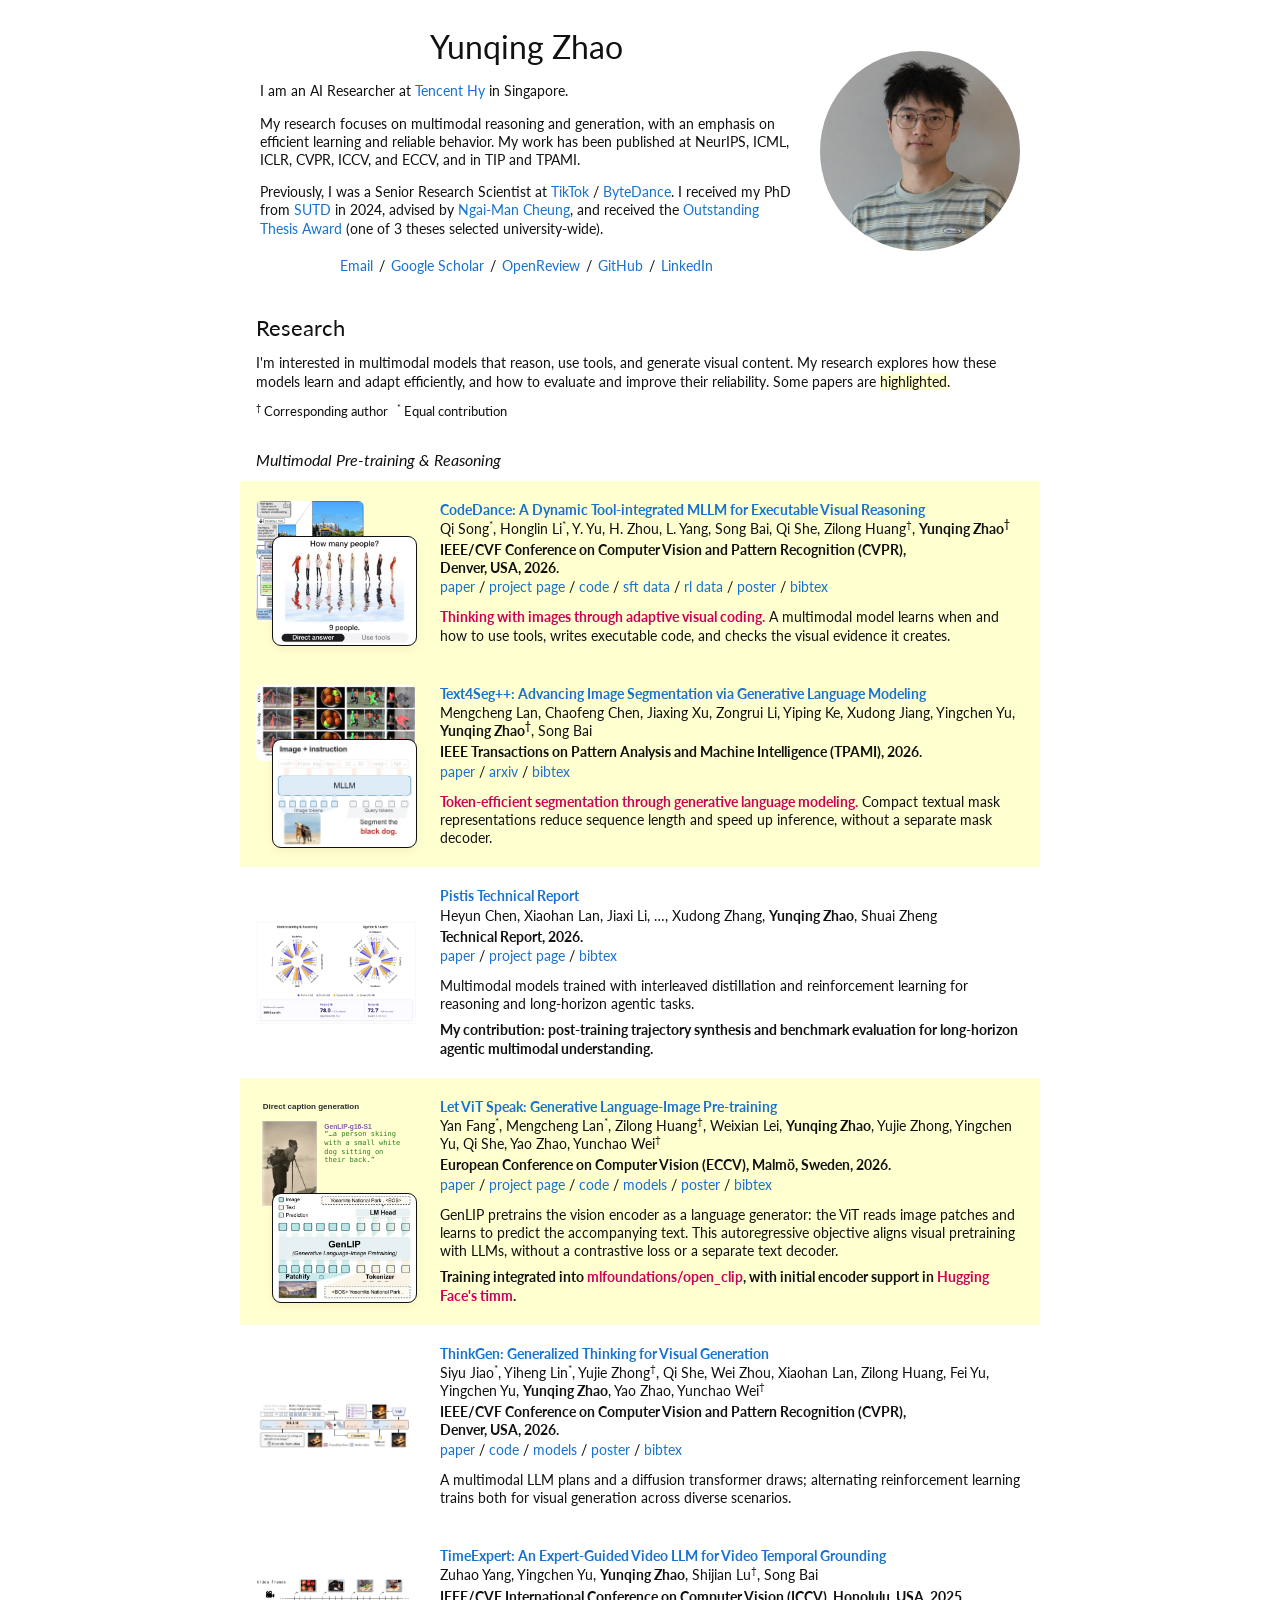
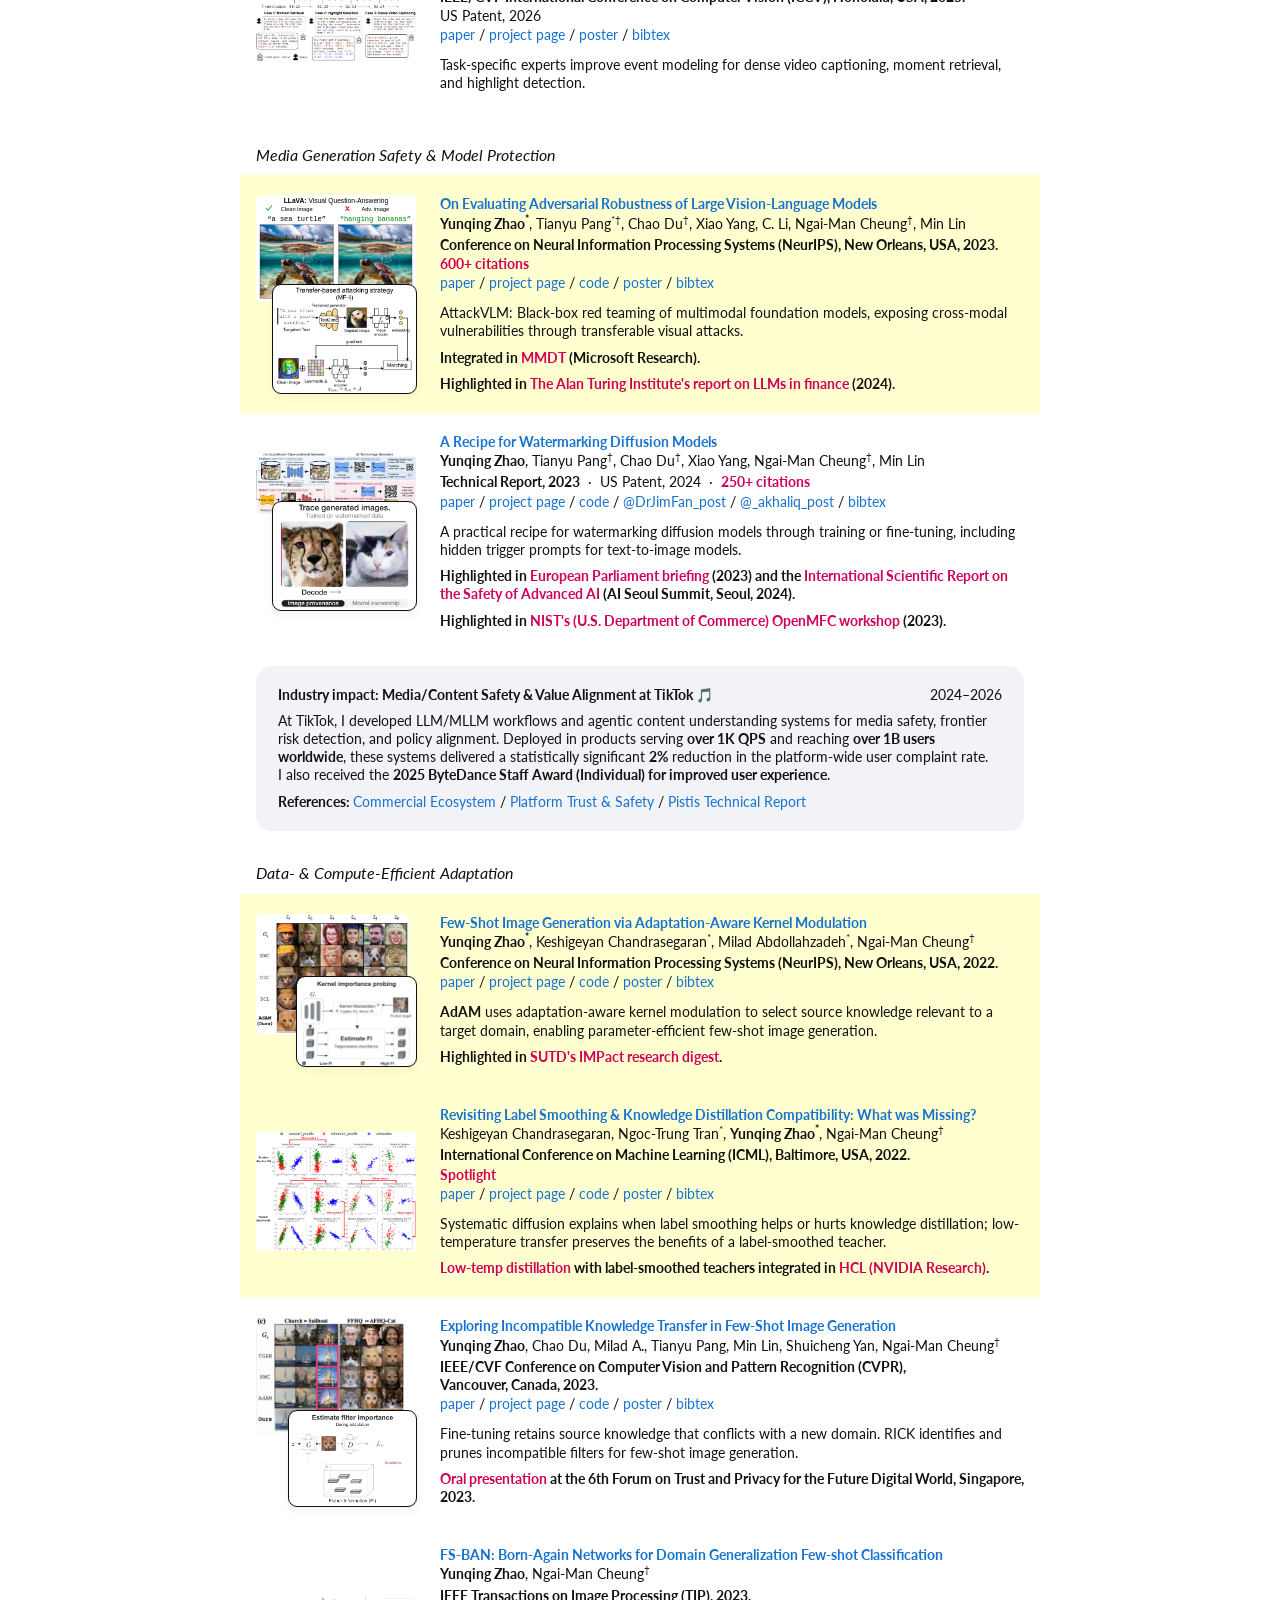
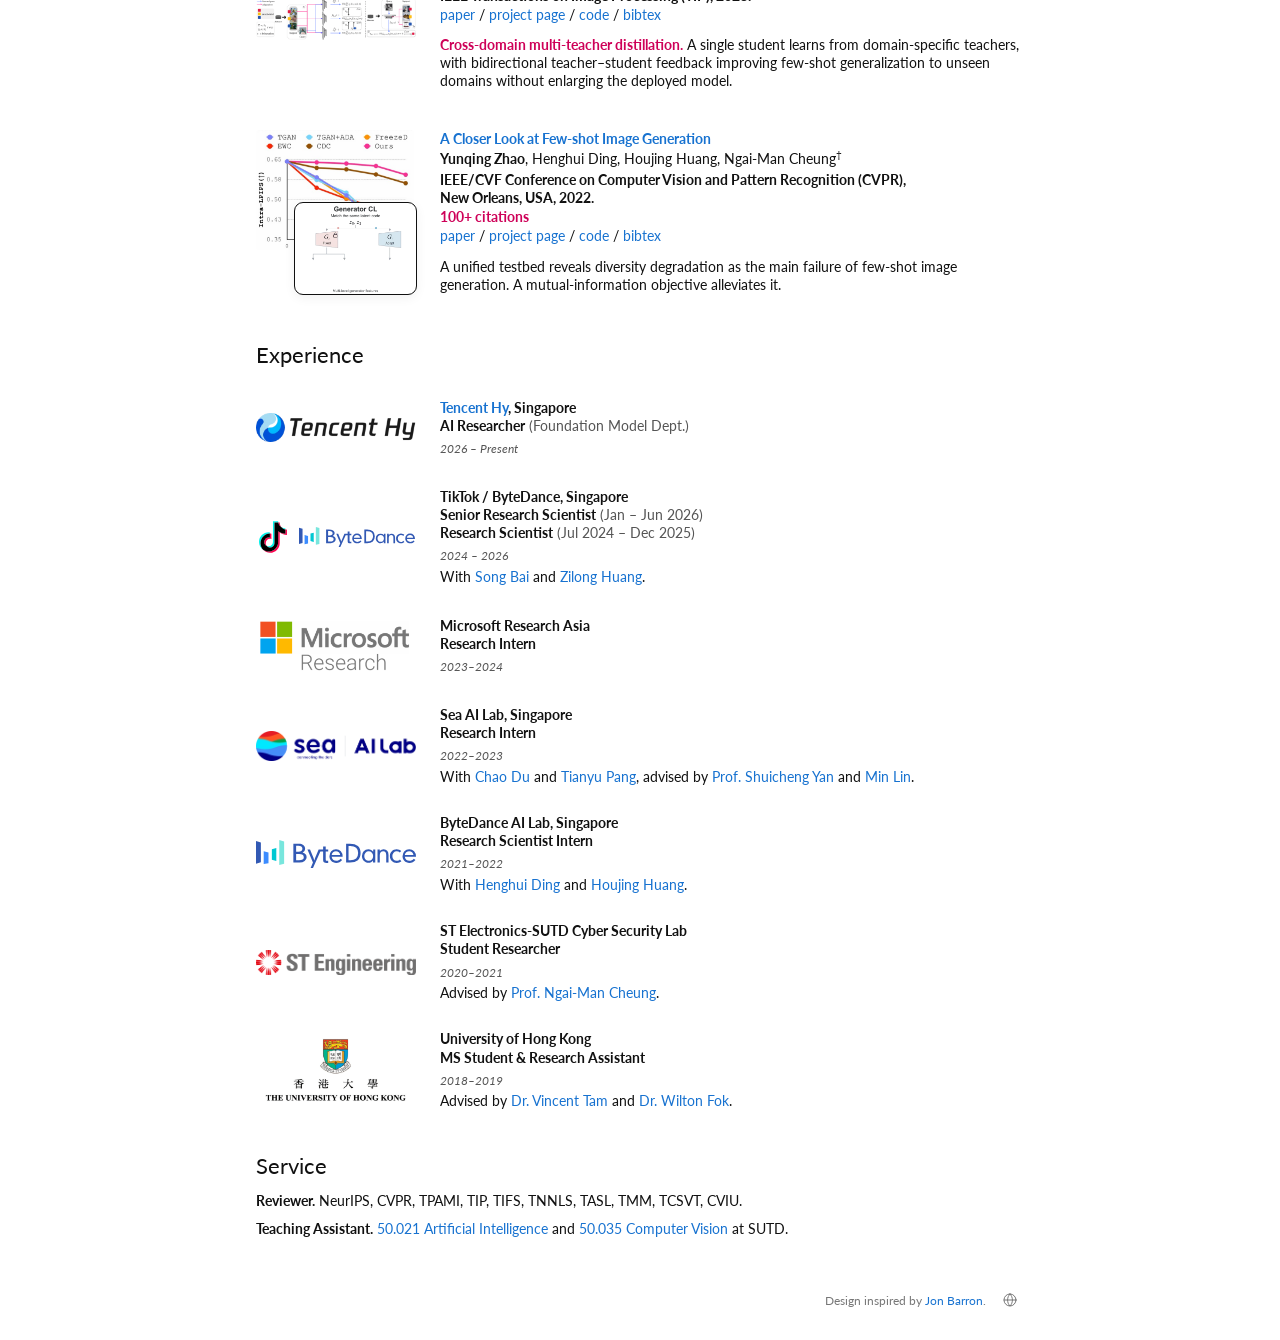
<file: index.html>
<!DOCTYPE html>
<html lang="en">
<head>
  <meta charset="UTF-8">
  <meta name="viewport" content="width=device-width, initial-scale=1">
  <meta name="theme-color" content="#ffffff">
  <title>Yunqing Zhao</title>
  <meta name="description" content="Yunqing Zhao, AI Researcher at Tencent Hy. Multimodal reasoning and generation, with an emphasis on efficient learning and reliable behavior.">
  <link rel="canonical" href="https://yunqing-me.github.io/">
  <meta property="og:type" content="website">
  <meta property="og:title" content="Yunqing Zhao">
  <meta property="og:description" content="Yunqing Zhao, AI Researcher at Tencent Hy. Multimodal reasoning and generation, with an emphasis on efficient learning and reliable behavior.">
  <meta property="og:url" content="https://yunqing-me.github.io/">
  <meta property="og:image" content="https://yunqing-me.github.io/img/avatar-2026-square.jpg">
  <link rel="icon" href="img/codie-favicon.svg" type="image/svg+xml">
  <link rel="preconnect" href="https://fonts.googleapis.com">
  <link rel="preconnect" href="https://fonts.gstatic.com" crossorigin>
  <link href="https://fonts.googleapis.com/css2?family=Lato:ital,wght@0,400;0,700;1,400&display=swap" rel="stylesheet">
  <link rel="stylesheet" href="citations/bibtex.css">
  <script src="citations/bibtex.js" defer></script>
  <style>
    :root { --rubine-red: #ce0058; }
    *, *::before, *::after { box-sizing: border-box; }
    html { color-scheme: light; scroll-padding-top: 24px; }
    body { margin: 0; color: #111; background: #fff; font-family: Lato, Arial, sans-serif; font-size: 14px; line-height: 1.3; }
    a { color: #1772d0; text-decoration: none; }
    a:hover { color: #f09228; }
    a:focus-visible { outline: 2px solid #1772d0; outline-offset: 3px; }
    .page { width: 100%; max-width: 800px; margin: 0 auto; padding-bottom: 26px; }
    .profile { display: grid; grid-template-columns: minmax(0, 1fr) 200px; gap: 28px; padding: 28px 20px 18px; align-items: center; }
    h1 { font-size: 32px; font-weight: 400; line-height: 1.2; text-align: center; margin: 0 0 16px; }
    .profile p { margin: 0 0 14px; }
    .profile-photo { display: block; width: 200px; height: 200px; border-radius: 50%; object-fit: cover; }
    .contact { display: flex; flex-wrap: wrap; justify-content: center; gap: 0 6px; margin-top: 19px; }
    .contact a + a::before { content: '/'; display: inline-block; color: #111; margin-right: 6px; }
    .section-intro { padding: 21px 16px 18px; }
    h2 { font-size: 22px; font-weight: 400; line-height: 1.3; margin: 0 0 12px; }
    .section-intro p { margin: 0 0 12px; }
    .section-intro .paper-note { font-size: 13px; margin-bottom: 0; color: inherit; }
    .publications { padding-top: 4px; }
    .research-group + .research-group { margin-top: 24px; }
    .research-group-title { font-size: 16px; font-weight: 400; font-style: italic; margin: 0; padding: 8px 16px 10px; }
    .industry-work { margin: 16px 16px 24px; padding: 20px 22px; border-radius: 16px; background: #f1f3f6; }
    .industry-work-heading { display: flex; flex-wrap: wrap; justify-content: space-between; align-items: baseline; gap: 4px 16px; margin-bottom: 8px; }
    .industry-work h4 { font-size: 14px; margin: 0; }
    .industry-work-date { margin-left: auto; white-space: nowrap; }
    .impact-metric { white-space: nowrap; }
    .industry-work p { margin: 0; }
    .industry-work .resources { margin-top: 8px; }
    .publication { display: grid; grid-template-columns: 160px minmax(0, 1fr); column-gap: 24px; padding: 20px 16px; align-items: center; }
    .highlight { background: #ffffd0; }
    .paper-image { display: block; }
    .paper-image img { display: block; width: 160px; height: 120px; object-fit: contain; }
    .paper-media { --media-width: 160px; --static-max-height: 120px; --method-ratio: 1100 / 1222; display: grid; gap: 10px; width: var(--media-width); }
    #codedance-media { --method-ratio: 1100 / 1222; }
    #text4seg-media { --method-ratio: 1737 / 832; }
    #watermark-media { --method-ratio: 2000 / 769; }
    #genlip-media { --method-ratio: 480 / 330; }
    #attackvlm-media { --method-ratio: 480 / 320; }
    #adam-media { --method-ratio: 880 / 692; }
    #fsig-media { --method-ratio: 544 / 412; --crop-image-width: 367.647059%; --crop-image-height: 226.213592%; --crop-image-left: 0%; --crop-image-top: -126.213592%; }
    #rick-media { --method-ratio: 734 / 594; --crop-image-width: 272.479564%; --crop-image-height: 117.171717%; --crop-image-left: -81.743869%; --crop-image-top: 0%; }
    .paper-media .paper-image { width: 100%; }
    .paper-media .paper-image img { width: 100%; height: auto; aspect-ratio: 4 / 3; }
    .paper-media .motion-figure { border-radius: 8px; overflow: hidden; background: #fff; outline: 1px solid #111; }
    .paper-media button.method-figure { display: block; padding: 0; border: 0; border-radius: 6px; background: transparent; appearance: none; cursor: pointer; }
    .paper-media .method-figure { aspect-ratio: var(--method-ratio); min-height: 44px; max-height: var(--static-max-height); }
    .paper-media .method-figure img { height: 100%; aspect-ratio: auto; object-fit: contain; border-radius: 6px; }
    .paper-media[data-layout="layered"] { position: relative; display: block; height: var(--media-height, 160px); align-self: center; }
    .paper-media[data-layout="layered"] .method-figure { position: absolute; top: var(--composition-inset, 0px); left: 0; width: var(--static-width, 100%); height: var(--static-height, 120px); max-height: none; aspect-ratio: auto; z-index: 0; }
    .paper-media[data-layout="layered"] .motion-figure { position: absolute; right: 0; bottom: var(--composition-inset, 0px); width: var(--motion-width, 100%); z-index: 1; box-shadow: 0 3px 12px #1d1d1f12; }
    .paper-media[data-layout="layered"][data-method-front="true"] .method-figure { inset: 0; width: 100%; height: 100%; z-index: 2; background: #fff; box-shadow: 0 3px 12px #1d1d1f20; }
    .paper-media[data-layout="layered"][data-method-front="true"] .method-figure img { width: 100%; height: 100%; max-height: none; }
    .paper-media .method-figure .method-full { display: none; }
    .paper-media[data-method-front="true"] .method-figure .method-preview { display: none; }
    .paper-media[data-method-front="true"] .method-figure .method-full { display: block; }
    .paper-media .thumbnail-window { position: absolute; inset: 0; overflow: hidden; border-radius: 4px; }
    .paper-media .method-figure .thumbnail-window img { position: absolute; left: var(--crop-image-left); top: var(--crop-image-top); width: var(--crop-image-width); height: var(--crop-image-height); max-width: none; object-fit: fill; border-radius: 0; }
    .paper-media[data-method-front="true"] .method-figure .thumbnail-window img { inset: 0; width: 100%; height: 100%; object-fit: contain; }
    .paper-media button.method-figure:focus-visible { outline: 2px solid #1772d0; outline-offset: 3px; }
    .paper-copy h4 { font-size: 14px; font-weight: 700; line-height: inherit; margin: 0; }
    .authors, .resources, .paper-meta { margin-top: 1px; }
    .venue { margin-top: 3px; }
    .venue-place { white-space: nowrap; }
    .authors b { font-weight: 700; }
    sup { font-size: .72em; line-height: 0; vertical-align: super; }
    .description { margin: 12px 0 0; }
    .integration-note { margin: 8px 0 0; font-weight: 700; }
    .integration-note a { color: var(--rubine-red); }
    .award { color: var(--rubine-red); font-weight: 700; }
    .citation-count { white-space: nowrap; }
    .integration-note a:hover, a.award:hover { color: #990041; }
    .integration-note a.affiliation-link { color: inherit; }
    .integration-note a.affiliation-link:hover { text-decoration: underline; }
    .support-section { padding: 27px 16px 0; }
    .experience { list-style: none; margin: 0; padding: 0; }
    .experience-row { display: grid; grid-template-columns: 160px minmax(0, 1fr); gap: 24px; padding: 14px 0; align-items: center; }
    .affiliation { display: flex; align-items: center; justify-content: center; }
    .affiliation-logo { display: flex; width: 160px; height: 64px; align-items: center; justify-content: center; }
    .affiliation-logo img { display: block; width: auto; height: auto; max-width: 160px; max-height: 64px; object-fit: contain; }
    .affiliation-logo .sutd-logo { width: 85%; }
    .affiliation-logo.dual { gap: 10px; }
    .affiliation-logo.dual .tiktok-logo { width: 32px; height: 32px; }
    .affiliation-logo.dual .bytedance-logo { width: 116px; }
    .experience-date { color: #555; font-size: 12px; font-style: italic; text-align: left; margin-top: 6px; }
    .affiliation-copy { min-width: 0; }
    .experience-detail { margin-top: 4px; }
    .muted { color: #555; }
    .service p { margin: 0 0 10px; }
    footer { display: flex; align-items: center; justify-content: flex-end; gap: 10px; padding: 38px 16px 0; text-align: right; font-size: 12px; color: #777; }
    .visitor-link { display: inline-flex; flex: 0 0 28px; align-items: center; justify-content: center; width: 28px; height: 28px; border-radius: 50%; color: #777; }
    .visitor-link:hover { color: #1772d0; background: #f1f3f6; }
    .visitor-link svg { display: block; width: 16px; height: 16px; }
    .visitor-tracker { position: absolute; top: 0; left: 0; width: 180px; height: 1px; overflow: hidden; clip-path: inset(50%); pointer-events: none; }
    .skip-link { position: absolute; left: 12px; top: -100px; background: #fff; padding: 8px; z-index: 1; }
    .skip-link:focus { top: 8px; }
    @media (max-width: 640px) {
      .profile { grid-template-columns: minmax(0, 1fr) 128px; gap: 20px; padding-top: 24px; }
      h1 { font-size: 28px; text-align: left; margin-bottom: 14px; }
      .profile-photo { width: 128px; height: 128px; align-self: start; margin-top: 3px; }
      .profile-copy { display: contents; }
      .profile-copy h1 { grid-column: 1; grid-row: 1; align-self: end; margin-bottom: 0; }
      .profile-copy .opening { grid-column: 1; grid-row: 2; align-self: start; margin-top: -4px; }
      .profile-photo { grid-column: 2; grid-row: 1 / span 2; }
      .profile-copy .background, .profile-copy .interests, .contact { grid-column: 1 / -1; }
      .profile p { margin-bottom: 0; }
      .contact { margin-top: 0; }
      .publication { grid-template-columns: minmax(0, 1fr); gap: 16px; }
      .publication > .paper-image { width: 100%; justify-self: stretch; }
      .publication > .paper-image img { width: 100%; height: auto; max-height: none; object-fit: contain; object-position: left center; }
      .paper-media { --media-width: min(100%, 360px); --static-max-height: 195px; gap: 12px; justify-self: center; }
      .paper-media[data-layout="layered"] { --media-height: 260px; align-self: start; }
      .experience-row { grid-template-columns: 125px minmax(0, 1fr); gap: 18px; }
      .affiliation-logo { width: 120px; height: 54px; }
      .affiliation-logo img { max-width: 120px; max-height: 54px; }
      .affiliation-logo.dual { flex-direction: column-reverse; align-items: flex-start; gap: 6px; height: 54px; }
      .affiliation-logo.dual .bytedance-logo { width: 86px; }
      .affiliation-logo.dual .tiktok-logo { width: 22px; height: 22px; }
      .authors, .paper-copy h4, .resources { overflow-wrap: anywhere; }
    }
    @media (max-width: 420px) {
      .profile { grid-template-columns: minmax(0, 1fr) 96px; gap: 16px; }
      h1 { font-size: 26px; }
      .profile-photo { width: 96px; height: 96px; }
      .publication { gap: 14px; padding: 18px 16px; align-items: start; }
      .experience-row { grid-template-columns: 90px minmax(0, 1fr); gap: 16px; }
      .affiliation-logo { width: 90px; height: 48px; }
      .affiliation-logo img { max-width: 86px; max-height: 48px; }
      .affiliation-logo.dual .bytedance-logo { width: 84px; }
    }
    @media print { .page { max-width: none; } a { color: #1772d0; } .publication { break-inside: avoid; } }
  </style>
</head>
<body>
  <a class="skip-link" href="#research">Skip to research</a>
  <main class="page" id="top">
    <header class="profile">
      <div class="profile-copy">
        <h1>Yunqing Zhao</h1>
        <p class="opening">I am an AI Researcher at <a href="https://hy.tencent.ai/">Tencent Hy</a> in Singapore.</p>
        <p class="interests">My research focuses on multimodal reasoning and generation, with an emphasis on efficient learning and reliable behavior. My work has been published at NeurIPS, ICML, ICLR, CVPR, ICCV, and ECCV, and in TIP and TPAMI.</p>
        <p class="background">Previously, I was a Senior Research Scientist at <a href="https://lifeattiktok.com/">TikTok</a> / <a href="https://joinbytedance.com/">ByteDance</a>. I received my PhD from <a href="https://www.sutd.edu.sg/">SUTD</a> in 2024, advised by <a href="https://www.sutd.edu.sg/profile/cheung-ngai-man/">Ngai-Man Cheung</a>, and received the <a href="https://www.sutd.edu.sg/admissions/graduate/graduate-student-awards/winners/gsa-2025/">Outstanding Thesis Award</a> (one of 3 theses selected university-wide).</p>
        <nav class="contact" aria-label="Contact and profiles">
          <a href="mailto:yunqing.z.0817@gmail.com">Email</a>
          <a href="https://scholar.google.com/citations?user=kQA0x9UAAAAJ&amp;hl=en">Google Scholar</a>
          <a href="https://openreview.net/profile?id=~Yunqing_Zhao2">OpenReview</a>
          <a href="https://github.com/yunqing-me">GitHub</a>
          <a href="https://www.linkedin.com/in/yunqing-zhao/">LinkedIn</a>
        </nav>
      </div>
      <img class="profile-photo" src="img/avatar-2026-square.jpg" width="200" height="200" alt="Yunqing Zhao">
    </header>

    <section id="research" aria-labelledby="research-title">
      <div class="section-intro">
        <h2 id="research-title">Research</h2>
        <p>I'm interested in multimodal models that reason, use tools, and generate visual content. My research explores how these models learn and adapt efficiently, and how to evaluate and improve their reliability. Some papers are <span class="highlight">highlighted</span>.</p>
        <p class="paper-note"><sup>†</sup> Corresponding author &nbsp; <sup>*</sup> Equal contribution</p>
      </div>
      <div class="publications" id="publications">
      <section class="research-group" id="multimodal" aria-labelledby="multimodal-title">
        <h3 class="research-group-title" id="multimodal-title">Multimodal Pre-training &amp; Reasoning</h3>
      <article class="publication highlight" id="p-codedance" aria-labelledby="p-codedance-title">
        <div class="paper-media" id="codedance-media" data-layout="layered" data-method-front="false" data-static-visible="0.41" data-motion-max-width="144">
          <div class="paper-image motion-figure">
            <picture><source media="(prefers-reduced-motion: reduce)" srcset="media/codedance/apple-a-compact-poster.png"><img id="codedance-animation" src="media/codedance/apple-a-compact.webp" alt="CodeDance adaptively answers directly or invokes tools to gather visual evidence" width="160" height="120" loading="lazy" draggable="false"></picture>
          </div>
          <button class="paper-image method-figure" id="codedance-method" type="button" aria-label="Preview the original CodeDance thumbnail" aria-pressed="false">
            <img src="img/codedance_pipe.jpeg" alt="CodeDance research overview" width="1100" height="1222" loading="lazy" draggable="false">
          </button>
        </div>
        <div class="paper-copy">
          <h4 id="p-codedance-title"><a href="https://codedance-vl.github.io/">CodeDance: A Dynamic Tool-integrated MLLM for Executable Visual Reasoning</a></h4>
          <div class="authors">Qi Song<sup>*</sup>, Honglin Li<sup>*</sup>, Y. Yu, H. Zhou, L. Yang, Song Bai, Qi She, Zilong Huang<sup>†</sup>, <b>Yunqing Zhao<sup>†</sup></b></div>
          <div class="venue"><strong>IEEE/CVF Conference on Computer Vision and Pattern Recognition (CVPR), <span class="venue-place">Denver, USA, 2026.</span></strong></div>
          <div class="resources"><a href="https://arxiv.org/abs/2512.17312">paper</a> / <a href="https://codedance-vl.github.io/">project page</a> / <a href="https://github.com/CodeDance-VL/CodeDance">code</a> / <a href="https://huggingface.co/datasets/Peterwatwec/CodeDance-SFT">sft data</a> / <a href="https://huggingface.co/datasets/Peterwatwec/CodeDance-RL">rl data</a> / <a href="https://cvpr.thecvf.com/media/PosterPDFs/CVPR%202026/36659.png" title="Official CVPR 2026 poster">poster</a> / <a href="citations/codedance.bib" data-bibtex="codedance">bibtex</a></div>
          <p class="description"><strong class="award">Thinking with images through adaptive visual coding.</strong> A multimodal model learns when and how to use tools, writes executable code, and checks the visual evidence it creates.</p>
        </div>
      </article>

      <article class="publication highlight" id="p-text4seg" aria-labelledby="p-text4seg-title">
        <div class="paper-media" id="text4seg-media" data-layout="layered" data-method-front="false" data-motion-max-width="144" data-mobile-media-height="300">
          <div class="paper-image motion-figure">
            <picture>
              <source media="(prefers-reduced-motion: reduce)" srcset="media/text4seg/brick-flow-poster.png">
              <img id="text4seg-animation" src="media/text4seg/brick-flow.webp" alt="Text4Seg++ generates a reference and bounding box, then predicts foreground and background semantic-brick tokens that reconstruct the mask row by row" width="600" height="450" loading="lazy" draggable="false">
            </picture>
          </div>
          <button class="paper-image method-figure" id="text4seg-method" type="button" aria-label="Show the Text4Seg++ segmentation comparisons" aria-pressed="false">
            <img src="media/text4seg/results-five-columns.svg" alt="Original segmentation comparisons for the first five examples, retaining GSVA, Text4Seg, and ground-truth rows" width="1737" height="832" loading="lazy" draggable="false">
          </button>
        </div>
        <div class="paper-copy">
          <h4 id="p-text4seg-title"><a href="https://ieeexplore.ieee.org/abstract/document/11479916">Text4Seg++: Advancing Image Segmentation via Generative Language Modeling</a></h4>
          <div class="authors">Mengcheng Lan, Chaofeng Chen, Jiaxing Xu, Zongrui Li, Yiping Ke, Xudong Jiang, Yingchen Yu, <b>Yunqing Zhao<sup>†</sup></b>, Song Bai</div>
          <div class="venue"><strong>IEEE Transactions on Pattern Analysis and Machine Intelligence (TPAMI), 2026.</strong></div>
          <div class="resources"><a href="https://ieeexplore.ieee.org/abstract/document/11479916">paper</a> / <a href="https://arxiv.org/abs/2509.06321">arxiv</a> / <a href="citations/text4seg.bib" data-bibtex="text4seg">bibtex</a></div>
          <p class="description"><strong class="award">Token-efficient segmentation through generative language modeling.</strong> Compact textual mask representations reduce sequence length and speed up inference, without a separate mask decoder.</p>
        </div>
      </article>

      <article class="publication" id="p-pistis" aria-labelledby="p-pistis-title">
        <a class="paper-image" href="https://pististeam.github.io/" aria-label="Pistis project">
          <img src="img/pistis-overview.png" alt="Pistis understanding, reasoning, and agentic search results compared with Qwen baselines" width="969" height="621" loading="lazy">
        </a>
        <div class="paper-copy">
          <h4 id="p-pistis-title"><a href="https://pististeam.github.io/">Pistis Technical Report</a></h4>
          <div class="authors">Heyun Chen, Xiaohan Lan, Jiaxi Li, …, Xudong Zhang, <b>Yunqing Zhao</b>, Shuai Zheng</div>
          <div class="venue"><strong>Technical Report, 2026.</strong></div>
          <div class="resources"><a href="https://arxiv.org/abs/2609.28554">paper</a> / <a href="https://pististeam.github.io/">project page</a> / <a href="citations/pistis.bib" data-bibtex="pistis">bibtex</a></div>
          <p class="description">Multimodal models trained with interleaved distillation and reinforcement learning for reasoning and long-horizon agentic tasks.</p>
          <p class="integration-note">My contribution: post-training trajectory synthesis and benchmark evaluation for long-horizon agentic multimodal understanding.</p>
        </div>
      </article>

      <article class="publication highlight" id="p-genlip" aria-labelledby="p-genlip-title">
        <div class="paper-media" id="genlip-media" data-layout="layered" data-method-front="false" data-mobile-media-height="300">
          <div class="paper-image motion-figure">
            <picture>
              <source media="(prefers-reduced-motion: reduce)" srcset="media/genlip/paper-flow-poster.png">
              <img id="genlip-animation" src="media/genlip/paper-flow.webp" alt="Animated GenLIP model architecture from Figure 2: the Yosemite image and caption enter through Patchify and Tokenizer, pass upward through GenLIP, and text-position predictions feed the LM Head" width="160" height="120" loading="lazy" draggable="false">
            </picture>
          </div>
          <button class="paper-image method-figure" id="genlip-method" type="button" aria-label="Show the original GenLIP caption-generation results" aria-pressed="false">
            <img class="method-preview" src="media/genlip/result-thumbnail.svg" alt="GenLIP-g16-S1 directly describes a skier with a small white dog sitting on their back; original photo and caption excerpt from Figure 6(a)" width="480" height="330" loading="lazy" draggable="false">
            <img class="method-full" src="media/genlip/paper-caption-results.png" alt="Original GenLIP Figure 6, comparing direct caption generation across model sizes and training stages" width="1439" height="969" decoding="async" draggable="false">
          </button>
        </div>
        <div class="paper-copy">
          <h4 id="p-genlip-title"><a href="https://yanfangcs.github.io/vitspeak/">Let ViT Speak: Generative Language-Image Pre-training</a></h4>
          <div class="authors">Yan Fang<sup>*</sup>, Mengcheng Lan<sup>*</sup>, Zilong Huang<sup>†</sup>, Weixian Lei, <b>Yunqing Zhao</b>, Yujie Zhong, Yingchen Yu, Qi She, Yao Zhao, Yunchao Wei<sup>†</sup></div>
          <div class="venue"><strong>European Conference on Computer Vision (ECCV), <span class="venue-place">Malmö, Sweden, 2026.</span></strong></div>
          <div class="resources"><a href="https://arxiv.org/abs/2605.00809">paper</a> / <a href="https://yanfangcs.github.io/vitspeak/">project page</a> / <a href="https://github.com/YanFangCS/GenLIP">code</a> / <a href="https://huggingface.co/collections/YanFang/genlip">models</a> / <a href="https://eccv.ecva.net/media/PosterPDFs/ECCV%202026/3902.png" title="Official ECCV 2026 poster">poster</a> / <a href="citations/genlip.bib" data-bibtex="genlip">bibtex</a></div>
          <p class="description">GenLIP pretrains the vision encoder as a language generator: the ViT reads image patches and learns to predict the accompanying text. This autoregressive objective aligns visual pretraining with LLMs, without a contrastive loss or a separate text decoder.</p>
          <p class="integration-note">Training integrated into <a href="https://github.com/mlfoundations/open_clip/blob/main/src/open_clip/task/genlip_task.py">mlfoundations/open_clip</a>, with initial encoder support in <a href="https://github.com/huggingface/pytorch-image-models/pull/2707" title="Initial GenLIP image-encoder support, merged into timm and included in v1.0.28">Hugging Face's timm</a>.</p>
        </div>
      </article>

      <article class="publication" id="p-thinkgen" aria-labelledby="p-thinkgen-title">
        <a class="paper-image" href="https://arxiv.org/abs/2512.23568" aria-label="ThinkGen project">
          <img src="img/thinkgen.jpg" alt="ThinkGen research overview" width="1418" height="426" loading="lazy">
        </a>
        <div class="paper-copy">
          <h4 id="p-thinkgen-title"><a href="https://arxiv.org/abs/2512.23568">ThinkGen: Generalized Thinking for Visual Generation</a></h4>
          <div class="authors">Siyu Jiao<sup>*</sup>, Yiheng Lin<sup>*</sup>, Yujie Zhong<sup>†</sup>, Qi She, Wei Zhou, Xiaohan Lan, Zilong Huang, Fei Yu, Yingchen Yu, <b>Yunqing Zhao</b>, Yao Zhao, Yunchao Wei<sup>†</sup></div>
          <div class="venue"><strong>IEEE/CVF Conference on Computer Vision and Pattern Recognition (CVPR), <span class="venue-place">Denver, USA, 2026.</span></strong></div>
          <div class="resources"><a href="https://arxiv.org/abs/2512.23568">paper</a> / <a href="https://github.com/jiaosiyuu/ThinkGen">code</a> / <a href="https://huggingface.co/JSYuuu/ThinkGen">models</a> / <a href="https://cvpr.thecvf.com/media/PosterPDFs/CVPR%202026/40242.png" title="Official CVPR 2026 poster">poster</a> / <a href="citations/thinkgen.bib" data-bibtex="thinkgen">bibtex</a></div>
          <p class="description">A multimodal LLM plans and a diffusion transformer draws; alternating reinforcement learning trains both for visual generation across diverse scenarios.</p>
        </div>
      </article>

      <article class="publication" id="p-timeexpert" aria-labelledby="p-timeexpert-title">
        <a class="paper-image" href="https://mwxely.github.io/projects/yang2025time/index" aria-label="TimeExpert project">
          <img src="img/TimeExpert_teaser.png" alt="TimeExpert research overview" width="2000" height="1021" loading="lazy">
        </a>
        <div class="paper-copy">
          <h4 id="p-timeexpert-title"><a href="https://mwxely.github.io/projects/yang2025time/index">TimeExpert: An Expert-Guided Video LLM for Video Temporal Grounding</a></h4>
          <div class="authors">Zuhao Yang, Yingchen Yu, <b>Yunqing Zhao</b>, Shijian Lu<sup>†</sup>, Song Bai</div>
          <div class="venue"><strong>IEEE/CVF International Conference on Computer Vision (ICCV), <span class="venue-place">Honolulu, USA, 2025.</span></strong></div>
          <div class="paper-meta"><span title="Method, Device, and Medium for Video Temporal Grounding with Mixture-of-Experts">US Patent, 2026</span></div>
          <div class="resources"><a href="https://arxiv.org/abs/2508.01699">paper</a> / <a href="https://mwxely.github.io/projects/yang2025time/index">project page</a> / <a href="https://iccv.thecvf.com/media/PosterPDFs/ICCV%202025/1752.png" title="Official ICCV 2025 poster">poster</a> / <a href="citations/timeexpert.bib" data-bibtex="timeexpert">bibtex</a></div>
          <p class="description">Task-specific experts improve event modeling for dense video captioning, moment retrieval, and highlight detection.</p>
        </div>
      </article>

      </section>

      <section class="research-group" id="safety" aria-labelledby="safety-title">
        <h3 class="research-group-title" id="safety-title">Media Generation Safety &amp; Model Protection</h3>
      <article class="publication highlight" id="p-attackvlm" aria-labelledby="p-attackvlm-title">
        <div class="paper-media" id="attackvlm-media" data-layout="layered" data-method-front="false">
          <div class="paper-image motion-figure">
            <picture>
              <source media="(prefers-reduced-motion: reduce)" srcset="media/attackvlm/paper-flow-poster.png">
              <img id="attackvlm-animation" src="media/attackvlm/paper-flow.webp" alt="AttackVLM's original method in three phases: transfer-based feature matching on a frozen surrogate, query-based RGF refinement from victim text responses, and the paper's cat-to-sea-otter response example" width="160" height="120" loading="lazy" draggable="false">
            </picture>
          </div>
          <button class="paper-image method-figure" id="attackvlm-method" type="button" aria-label="Show the original LLaVA result from AttackVLM, Figure 13" aria-pressed="false">
            <img class="method-preview" src="media/attackvlm/llava-result-preview.svg" alt="LLaVA describes the original sea-turtle image as a sea turtle, but the near-identical adversarial image as hanging bananas; original photos and response excerpts from Figure 13" width="480" height="320" loading="lazy" draggable="false">
            <img class="method-full" src="media/attackvlm/llava-result-original.png" alt="Original Figure 13, Example 1, with clean and adversarial images and both rounds of LLaVA's conversation" width="2042" height="1083" decoding="async" draggable="false">
          </button>
        </div>
        <div class="paper-copy">
          <h4 id="p-attackvlm-title"><a href="https://yunqing-me.github.io/AttackVLM/">On Evaluating Adversarial Robustness of Large Vision-Language Models</a></h4>
          <div class="authors"><b>Yunqing Zhao<sup>*</sup></b>, Tianyu Pang<sup>*†</sup>, Chao Du<sup>†</sup>, Xiao Yang, C. Li, Ngai-Man Cheung<sup>†</sup>, Min Lin</div>
          <div class="venue"><strong>Conference on Neural Information Processing Systems (NeurIPS), <span class="venue-place">New Orleans, USA, 2023.</span></strong></div>
          <div class="paper-meta"><a class="award citation-count" href="https://scholar.google.com/scholar?oi=bibs&amp;hl=en&amp;cites=5937308252715370580,11503029870944142826,10569921424770981463,17149303380661830202" title="Google Scholar: 627 citations, checked 21 October 2026">600+ citations</a></div>
          <div class="resources"><a href="https://arxiv.org/pdf/2305.16934">paper</a> / <a href="https://yunqing-me.github.io/AttackVLM/">project page</a> / <a href="https://github.com/yunqing-me/AttackVLM">code</a> / <a href="https://neurips.cc/media/PosterPDFs/NeurIPS%202023/69997.png" title="Official NeurIPS 2023 poster">poster</a> / <a href="citations/attackvlm.bib" data-bibtex="attackvlm">bibtex</a></div>
          <p class="description">AttackVLM: Black-box red teaming of multimodal foundation models, exposing cross-modal vulnerabilities through transferable visual attacks.</p>
          <p class="integration-note">Integrated in <a href="https://www.microsoft.com/en-us/research/publication/mmdt-decoding-the-trustworthiness-and-safety-of-multimodal-foundation-models/" title="MMDT (ICLR 2025), Appendix H.2: AttackVLM generates adversarial images for benchmark construction">MMDT</a> (<a class="affiliation-link" href="https://www.microsoft.com/en-us/research/publication/mmdt-decoding-the-trustworthiness-and-safety-of-multimodal-foundation-models/">Microsoft Research</a>).</p>
          <p class="integration-note">Highlighted in <a href="https://www.turing.ac.uk/sites/default/files/2024-06/the_impact_of_large_language_models_in_finance_-_towards_trustworthy_adoption_1.pdf#page=12" title="The Impact of Large Language Models in Finance: Towards Trustworthy Adoption; published 27 March 2024">The Alan Turing Institute's report on LLMs in finance</a> (2024).</p>
        </div>
      </article>

      <article class="publication" id="p-watermark" aria-labelledby="p-watermark-title">
        <div class="paper-media" id="watermark-media" data-layout="layered" data-method-front="false">
          <div class="paper-image motion-figure">
            <picture>
              <source media="(prefers-reduced-motion: reduce)" srcset="media/watermark/porcelain-poster.png">
              <img id="watermark-animation" src="media/watermark/porcelain.webp" alt="WatermarkDM's two separate recipes: decode a binary source watermark from generated images, or query a fine-tuned text-to-image model with a trigger prompt to reveal a watermark image" width="160" height="120" loading="lazy" draggable="false">
            </picture>
          </div>
          <button class="paper-image method-figure" id="watermark-method" type="button" aria-label="Preview the original WatermarkDM thumbnail" aria-pressed="false">
            <img src="img/method-watermark.jpg" alt="WatermarkDM research overview" width="2000" height="769" loading="lazy" draggable="false">
          </button>
        </div>
        <div class="paper-copy">
          <h4 id="p-watermark-title"><a href="https://yunqing-me.github.io/WatermarkDM/">A Recipe for Watermarking Diffusion Models</a></h4>
          <div class="authors"><b>Yunqing Zhao</b>, Tianyu Pang<sup>†</sup>, Chao Du<sup>†</sup>, Xiao Yang, Ngai-Man Cheung<sup>†</sup>, Min Lin</div>
          <div class="venue"><strong>Technical Report, 2023</strong> &nbsp;·&nbsp; US Patent, 2024 &nbsp;·&nbsp; <a class="award citation-count" href="https://scholar.google.com/scholar?oi=bibs&amp;hl=en&amp;cites=2646068845536634567,11165214097765165877,11950577136708902021" title="Google Scholar: 287 citations, checked 21 October 2026">250+ citations</a></div>
          <div class="resources"><a href="https://arxiv.org/abs/2303.10137">paper</a> / <a href="https://yunqing-me.github.io/WatermarkDM/">project page</a> / <a href="https://github.com/yunqing-me/WatermarkDM">code</a> / <a href="https://x.com/DrJimFan/status/1637877021379555328">@DrJimFan_post</a> / <a href="https://x.com/_akhaliq/status/1637623816460312578">@_akhaliq_post</a> / <a href="citations/watermark.bib" data-bibtex="watermark">bibtex</a></div>
          <p class="description">A practical recipe for watermarking diffusion models through training or fine-tuning, including hidden trigger prompts for text-to-image models.</p>
          <p class="integration-note">Highlighted in <a href="https://www.europarl.europa.eu/RegData/etudes/BRIE/2023/757583/EPRS_BRI%282023%29757583_EN.pdf#page=7" title="Generative AI and watermarking; European Parliamentary Research Service (EPRS); published 13 December 2023">European Parliament briefing</a> (2023) and the <a href="https://assets.publishing.service.gov.uk/media/6716673b96def6d27a4c9b24/international_scientific_report_on_the_safety_of_advanced_ai_interim_report.pdf#page=77" title="International Scientific Report on the Safety of Advanced AI: Interim Report; published 17 May 2024; chaired by Yoshua Bengio and published ahead of the AI Seoul Summit (21-22 May 2024, Seoul, South Korea)">International Scientific Report on the Safety of Advanced AI</a> (AI Seoul Summit, Seoul, 2024).</p>
          <p class="integration-note">Highlighted in <a href="https://web.archive.org/web/20240926184921id_/https://mig.nist.gov/MFC/Web/Papers/Workshop2023/OpenMFC20231115_JunCheng.pdf#page=52" title="NIST (U.S. Department of Commerce), OpenMFC 2023 invited keynote by Jun-Cheng Chen; slide 53 (PDF page 52)">NIST's (U.S. Department of Commerce) OpenMFC workshop</a> (2023).</p>
        </div>
      </article>

      <article class="industry-work" id="tiktok-media-safety" aria-labelledby="tiktok-media-safety-title">
        <div class="industry-work-heading">
          <h4 id="tiktok-media-safety-title">Industry impact: Media/Content Safety &amp; Value Alignment at TikTok 🎵</h4>
          <span class="industry-work-date">2024–2026</span>
        </div>
        <p>At TikTok, I developed LLM/MLLM workflows and agentic content understanding systems for media safety, frontier risk detection, and policy alignment. Deployed in products serving <strong>over 1K QPS</strong> and reaching <strong>over 1B users worldwide</strong>, these systems delivered a statistically significant <strong class="impact-metric">2%</strong> reduction in the platform-wide user complaint rate. <br>I also received the <strong>2025 ByteDance Staff Award (Individual) for improved user experience</strong>.</p>
        <div class="resources"><b>References: </b><a href="https://ads.tiktok.com/business">Commercial Ecosystem</a> / <a href="https://newsroom.tiktok.com/new-trust-and-safety-tools-for-creators-families-and-the-tiktok-community?lang=en-GB">Platform Trust &amp; Safety</a> / <a href="#p-pistis">Pistis Technical Report</a></div>
      </article>

      </section>

      <section class="research-group" id="data-efficient" aria-labelledby="data-efficient-title">
        <h3 class="research-group-title" id="data-efficient-title">Data- &amp; Compute-Efficient Adaptation</h3>
      <article class="publication highlight" id="p-adam" aria-labelledby="p-adam-title">
        <div class="paper-media" id="adam-media" data-layout="layered" data-method-front="false" data-static-visible="0.65">
          <div class="paper-image motion-figure">
            <picture>
              <source media="(prefers-reduced-motion: reduce)" srcset="media/adam/paper-flow-poster.png">
              <img id="adam-animation" src="media/adam/paper-flow.webp" alt="AdAM's target-aware importance probing, followed by rank-constrained modulation for high-FI kernels and fine-tuning for low-FI kernels; the adapted generator produces the paper's target-domain samples" width="160" height="120" loading="lazy" draggable="false">
            </picture>
          </div>
          <button class="paper-image method-figure" id="adam-method" type="button" aria-label="Preview the original AdAM thumbnail" aria-pressed="false">
            <img src="img/adam-compare.jpg" alt="AdAM research overview" width="880" height="692" loading="lazy" draggable="false">
          </button>
        </div>
        <div class="paper-copy">
          <h4 id="p-adam-title"><a href="https://yunqing-me.github.io/AdAM/">Few-Shot Image Generation via Adaptation-Aware Kernel Modulation</a></h4>
          <div class="authors"><b>Yunqing Zhao<sup>*</sup></b>, Keshigeyan Chandrasegaran<sup>*</sup>, Milad Abdollahzadeh<sup>*</sup>, Ngai-Man Cheung<sup>†</sup></div>
          <div class="venue"><strong>Conference on Neural Information Processing Systems (NeurIPS), <span class="venue-place">New Orleans, USA, 2022.</span></strong></div>
          <div class="resources"><a href="https://arxiv.org/abs/2210.16559">paper</a> / <a href="https://yunqing-me.github.io/AdAM/">project page</a> / <a href="https://github.com/yunqing-me/AdAM">code</a> / <a href="https://neurips.cc/media/PosterPDFs/NeurIPS%202022/d0ac1ed0c5cb9ecbca3d2496ec1ad984.png" title="Official NeurIPS 2022 poster">poster</a> / <a href="citations/adam.bib" data-bibtex="adam">bibtex</a></div>
          <p class="description"><strong>AdAM</strong> uses adaptation-aware kernel modulation to select source knowledge relevant to a target domain, enabling parameter-efficient few-shot image generation.</p>
          <p class="integration-note">Highlighted in <a href="https://mylibrary.sutd.edu.sg/sites/default/files/Impact%40SUTD/2023/LIB_IMPact%40SUTD_February-2023.pdf">SUTD's IMPact research digest</a>.</p>
        </div>
      </article>

      <article class="publication highlight" id="p-lskd" aria-labelledby="p-lskd-title">
        <a class="paper-image" href="https://keshik6.github.io/revisiting-ls-kd-compatibility/" aria-label="LS-KD project">
          <img src="img/ls-kd-compatibility.png" alt="LS-KD research overview" width="2000" height="1481" loading="lazy">
        </a>
        <div class="paper-copy">
          <h4 id="p-lskd-title"><a href="https://keshik6.github.io/revisiting-ls-kd-compatibility/">Revisiting Label Smoothing &amp; Knowledge Distillation Compatibility: What was Missing?</a></h4>
          <div class="authors">Keshigeyan Chandrasegaran, Ngoc-Trung Tran<sup>*</sup>, <b>Yunqing Zhao<sup>*</sup></b>, Ngai-Man Cheung<sup>†</sup></div>
          <div class="venue"><strong>International Conference on Machine Learning (ICML), <span class="venue-place">Baltimore, USA, 2022.</span></strong></div>
          <div class="paper-meta"><strong class="award">Spotlight</strong></div>
          <div class="resources"><a href="https://proceedings.mlr.press/v162/chandrasegaran22a/chandrasegaran22a.pdf">paper</a> / <a href="https://keshik6.github.io/revisiting-ls-kd-compatibility/">project page</a> / <a href="https://github.com/sutd-visual-computing-group/LS-KD-compatibility">code</a> / <a href="https://icml.cc/media/PosterPDFs/ICML%202022/1437751a77305a0c4c8d44127bd8c285_2T2e9Ks.png" title="Official ICML 2022 poster">poster</a> / <a href="citations/lskd.bib" data-bibtex="lskd">bibtex</a></div>
          <p class="description">Systematic diffusion explains when label smoothing helps or hurts knowledge distillation; low-temperature transfer preserves the benefits of a label-smoothed teacher.</p>
          <p class="integration-note"><span class="award">Low-temp distillation</span> with label-smoothed teachers integrated in <a href="https://github.com/NVlabs/HCL/blob/main/utils/losses.py" title="NVIDIA Research's Heterogeneous Continual Learning (CVPR 2023); Section 3.2.1 adopts low-temperature distillation with label-smoothed teachers">HCL (NVIDIA Research)</a>.</p>
        </div>
      </article>

      <article class="publication" id="p-rick" aria-labelledby="p-rick-title">
        <div class="paper-media" id="rick-media" data-layout="layered" data-method-front="false" data-thumbnail-width="734" data-thumbnail-height="594" data-motion-width-limit="0.80" data-mobile-media-height="300" data-mobile-static-width="230" data-mobile-motion-max-width="214" data-mobile-overlap="16">
          <div class="paper-image motion-figure">
            <picture>
              <source media="(prefers-reduced-motion: reduce)" srcset="media/rick/paper-flow-poster.png">
              <img id="rick-animation" src="media/rick/paper-flow.webp" alt="RICK estimates filter importance from adaptation gradients, records preserve/fine-tune/prune operations, and permanently zeros the least important filters to truncate incompatible knowledge" width="160" height="120" loading="lazy" draggable="false">
            </picture>
          </div>
          <button class="paper-image method-figure" id="rick-method" type="button" aria-label="Preview the original RICK comparison figure" aria-pressed="false">
            <span class="thumbnail-window"><img src="img/incompatible-transfer.jpg" alt="Original RICK Figure 1(c), focused on the full ProgressiveGAN results for Church to Sailboat and FFHQ to AFHQ-Cat, retaining source, TGAN, EWC, AdAM, and Ours rows" width="2000" height="696" loading="lazy" draggable="false"></span>
          </button>
        </div>
        <div class="paper-copy">
          <h4 id="p-rick-title"><a href="https://yunqing-me.github.io/RICK/">Exploring Incompatible Knowledge Transfer in Few-Shot Image Generation</a></h4>
          <div class="authors"><b>Yunqing Zhao</b>, Chao Du, Milad A., Tianyu Pang, Min Lin, Shuicheng Yan, Ngai-Man Cheung<sup>†</sup></div>
          <div class="venue"><strong>IEEE/CVF Conference on Computer Vision and Pattern Recognition (CVPR), <span class="venue-place">Vancouver, Canada, 2023.</span></strong></div>
          <div class="resources"><a href="https://openaccess.thecvf.com/content/CVPR2023/papers/Zhao_Exploring_Incompatible_Knowledge_Transfer_in_Few-Shot_Image_Generation_CVPR_2023_paper.pdf">paper</a> / <a href="https://yunqing-me.github.io/RICK/">project page</a> / <a href="https://github.com/yunqing-me/RICK">code</a> / <a href="https://cvpr.thecvf.com/media/PosterPDFs/CVPR%202023/23031.png" title="Official CVPR 2023 poster">poster</a> / <a href="citations/rick.bib" data-bibtex="rick">bibtex</a></div>
          <p class="description">Fine-tuning retains source knowledge that conflicts with a new domain. RICK identifies and prunes incompatible filters for few-shot image generation.</p>
          <p class="integration-note"><span class="award">Oral presentation</span> at the 6th Forum on Trust and Privacy for the Future Digital World, Singapore, 2023.</p>
        </div>
      </article>

      <article class="publication" id="p-fsban" aria-labelledby="p-fsban-title">
        <a class="paper-image" href="https://yunqing-me.github.io/Born-Again-FS/" aria-label="FS-BAN project">
          <img src="img/fs-ban-method.png" alt="FS-BAN research overview" width="2000" height="541" loading="lazy">
        </a>
        <div class="paper-copy">
          <h4 id="p-fsban-title"><a href="https://yunqing-me.github.io/Born-Again-FS/">FS-BAN: Born-Again Networks for Domain Generalization Few-shot Classification</a></h4>
          <div class="authors"><b>Yunqing Zhao</b>, Ngai-Man Cheung<sup>†</sup></div>
          <div class="venue"><strong>IEEE Transactions on Image Processing (TIP), 2023.</strong></div>
          <div class="resources"><a href="https://arxiv.org/abs/2208.10930">paper</a> / <a href="https://yunqing-me.github.io/Born-Again-FS/">project page</a> / <a href="https://github.com/yunqing-me/Born-Again-FS">code</a> / <a href="citations/fsban.bib" data-bibtex="fsban">bibtex</a></div>
          <p class="description"><strong class="award">Cross-domain multi-teacher distillation.</strong> A single student learns from domain-specific teachers, with bidirectional teacher–student feedback improving few-shot generalization to unseen domains without enlarging the deployed model.</p>
        </div>
      </article>

      <article class="publication" id="p-fsig" aria-labelledby="p-fsig-title">
        <div class="paper-media" id="fsig-media" data-layout="layered" data-method-front="false" data-thumbnail-width="544" data-thumbnail-height="412">
          <div class="paper-image motion-figure">
            <picture>
              <source media="(prefers-reduced-motion: reduce)" srcset="media/fsig/paper-flow-poster.png">
              <img id="fsig-animation" src="media/fsig/paper-flow.webp" alt="Dual Contrastive Learning: Generator CL matches same-latent source and target features against different-latent source negatives; Discriminator CL contrasts same-latent generated features against real target negatives" width="160" height="120" loading="lazy" draggable="false">
            </picture>
          </div>
          <button class="paper-image method-figure" id="fsig-method" type="button" aria-label="Preview the original DCL thumbnail" aria-pressed="false">
            <span class="thumbnail-window"><img src="img/a-closer-look-fsig.png" alt="Original DCL figure, focused on the complete Intra-LPIPS diversity plot and method legend across adaptation iterations" width="2000" height="932" loading="lazy" draggable="false"></span>
          </button>
        </div>
        <div class="paper-copy">
          <h4 id="p-fsig-title"><a href="https://yunqing-me.github.io/A-Closer-Look-at-FSIG/">A Closer Look at Few-shot Image Generation</a></h4>
          <div class="authors"><b>Yunqing Zhao</b>, Henghui Ding, Houjing Huang, Ngai-Man Cheung<sup>†</sup></div>
          <div class="venue"><strong>IEEE/CVF Conference on Computer Vision and Pattern Recognition (CVPR), <span class="venue-place">New Orleans, USA, 2022.</span></strong></div>
          <div class="paper-meta"><a class="award citation-count" href="https://scholar.google.com/scholar?oi=bibs&amp;hl=en&amp;cites=9052422555005481095" title="Google Scholar: 120 citations, checked 21 October 2026">100+ citations</a></div>
          <div class="resources"><a href="https://arxiv.org/abs/2205.03805">paper</a> / <a href="https://yunqing-me.github.io/A-Closer-Look-at-FSIG/">project page</a> / <a href="https://github.com/yunqing-me/A-Closer-Look-at-FSIG">code</a> / <a href="citations/fsig.bib" data-bibtex="fsig">bibtex</a></div>
          <p class="description">A unified testbed reveals diversity degradation as the main failure of few-shot image generation. A mutual-information objective alleviates it.</p>
        </div>
      </article>
      </section>
      </div>
    </section>

    <section class="support-section" id="experience" aria-labelledby="experience-title">
      <h2 id="experience-title">Experience</h2>
      <ul class="experience">
      <li class="experience-row">
        <div class="affiliation">
          <div class="affiliation-logo"><img src="img/logo-tencent-hunyuan.png" alt="Tencent Hy" width="138" height="25" loading="lazy"></div>
        </div>
        <div class="affiliation-copy"><strong><a class="org" href="https://hy.tencent.ai/">Tencent Hy</a>, Singapore</strong><br><strong>AI Researcher</strong> <span class="muted">(Foundation Model Dept.)</span><div class="experience-date">2026 – Present</div></div>
      </li>
      <li class="experience-row">
        <div class="affiliation">
          <div class="affiliation-logo dual"><img class="tiktok-logo" src="img/logo-tiktok.svg" alt="TikTok" width="25" height="25" loading="lazy"><img class="bytedance-logo" src="img/logo-bytedance.svg" alt="ByteDance" width="105" height="25" loading="lazy"></div>
        </div>
        <div class="affiliation-copy"><strong>TikTok / ByteDance, Singapore</strong><br><strong>Senior Research Scientist</strong> <span class="muted">(Jan – Jun 2026)</span><br><strong>Research Scientist</strong> <span class="muted">(Jul 2024 – Dec 2025)</span><div class="experience-date">2024 – 2026</div><div class="experience-detail">With <a href="https://songbai.site/">Song Bai</a> and <a href="https://speedinghzl.github.io/">Zilong Huang</a>.</div></div>
      </li>
      <li class="experience-row">
        <div class="affiliation">
          <div class="affiliation-logo"><img src="img/logo-microsoft-research.jpg" alt="Microsoft Research" width="105" height="42" loading="lazy"></div>
        </div>
        <div class="affiliation-copy"><strong>Microsoft Research Asia</strong><br><strong>Research Intern</strong><div class="experience-date">2023–2024</div></div>
      </li>
      <li class="experience-row">
        <div class="affiliation">
          <div class="affiliation-logo"><img src="img/logo-sea-ai-lab.png" alt="Sea AI Lab" width="138" height="27" loading="lazy"></div>
        </div>
        <div class="affiliation-copy"><strong>Sea AI Lab, Singapore</strong><br><strong>Research Intern</strong><div class="experience-date">2022–2023</div><div class="experience-detail">With <a href="https://duchao0726.github.io/">Chao Du</a> and <a href="https://p2333.github.io/">Tianyu Pang</a>, advised by <a href="https://yanshuicheng.info/">Prof. Shuicheng Yan</a> and <a href="https://linmin.me/">Min Lin</a>.</div></div>
      </li>
      <li class="experience-row">
        <div class="affiliation">
          <div class="affiliation-logo"><img src="img/logo-bytedance.svg" alt="ByteDance" width="138" height="33" loading="lazy"></div>
        </div>
        <div class="affiliation-copy"><strong>ByteDance AI Lab, Singapore</strong><br><strong>Research Scientist Intern</strong><div class="experience-date">2021–2022</div><div class="experience-detail">With <a href="https://henghuiding.com/">Henghui Ding</a> and <a href="https://huanghoujing.github.io/">Houjing Huang</a>.</div></div>
      </li>
      <li class="experience-row">
        <div class="affiliation">
          <div class="affiliation-logo"><img src="img/logo-st-engineering.png" alt="ST Engineering" width="138" height="22" loading="lazy"></div>
        </div>
        <div class="affiliation-copy"><strong>ST Electronics-SUTD Cyber Security Lab</strong><br><strong>Student Researcher</strong><div class="experience-date">2020–2021</div><div class="experience-detail">Advised by <a href="https://www.sutd.edu.sg/profile/cheung-ngai-man/">Prof. Ngai-Man Cheung</a>.</div></div>
      </li>
      <li class="experience-row">
        <div class="affiliation">
          <div class="affiliation-logo"><img src="img/logo-hku.png" alt="The University of Hong Kong" width="93" height="42" loading="lazy"></div>
        </div>
        <div class="affiliation-copy"><strong>University of Hong Kong</strong><br><strong>MS Student &amp; Research Assistant</strong><div class="experience-date">2018–2019</div><div class="experience-detail">Advised by <a href="https://ece.hku.hk/people/vtam/">Dr. Vincent Tam</a> and <a href="https://ece.hku.hk/people/wtfok/">Dr. Wilton Fok</a>.</div></div>
      </li>
      </ul>
    </section>

    <section class="support-section service" id="service" aria-labelledby="service-title">
      <h2 id="service-title">Service</h2>
      <p><strong>Reviewer.</strong> NeurIPS, CVPR, TPAMI, TIP, TIFS, TNNLS, TASL, TMM, TCSVT, CVIU.</p>
      <p><strong>Teaching Assistant.</strong> <a href="https://www.sutd.edu.sg/course/50-021-artificial-intelligence">50.021 Artificial Intelligence</a> and <a href="https://www.sutd.edu.sg/course/50-035-computer-vision/">50.035 Computer Vision</a> at SUTD.</p>
    </section>

    <footer id="site-footer">
      <span>Design inspired by <a href="https://jonbarron.info/">Jon Barron</a>.</span>
      <a class="visitor-link" href="https://mapmyvisitors.com/web/1byty" target="_blank" rel="noopener noreferrer" aria-label="Visitor statistics on MapMyVisitors" title="Visitor map">
        <svg xmlns="http://www.w3.org/2000/svg" viewBox="0 0 24 24" fill="none" stroke="currentColor" stroke-width="1.5" stroke-linecap="round" stroke-linejoin="round" aria-hidden="true"><circle cx="12" cy="12" r="9"/><path d="M3 12h18M12 3c2.4 2.5 3.6 5.5 3.6 9s-1.2 6.5-3.6 9c-2.4-2.5-3.6-5.5-3.6-9S9.6 5.5 12 3Z"/></svg>
      </a>
    </footer>
  </main>
  <script>
    (() => {
      if (location.hostname !== 'yunqing-me.github.io' || document.getElementById('mapmyvisitors')) return;
      const tracker = document.createElement('div');
      tracker.className = 'visitor-tracker';
      tracker.setAttribute('aria-hidden', 'true');
      tracker.setAttribute('inert', '');
      const script = document.createElement('script');
      script.id = 'mapmyvisitors';
      script.async = true;
      script.src = 'https://mapmyvisitors.com/map.js?d=bpWhNQAE85b_jKfF7rGlgWmUCk01E3Co7bM2k-uxD-8&cl=ffffff&w=a';
      document.body.appendChild(tracker);
      tracker.appendChild(script);
    })();
  </script>
  <script>
    (() => {
      const mediaElements = [...document.querySelectorAll('.paper-media')];
      function fitMedia(media) {
        const copy = media.closest('.publication').querySelector('.paper-copy');
        const image = media.querySelector('.method-figure img');
        const width = media.getBoundingClientRect().width;
        const copyHeight = copy.getBoundingClientRect().height;
        if (!width || !copyHeight) return;
        const mobile = matchMedia('(max-width: 640px)').matches;
        const mobileMediaHeight = Number(media.dataset.mobileMediaHeight) || copyHeight;
        const height = mobile ? Math.max(230, Math.min(300, mobileMediaHeight)) : copyHeight;
        const imageWidth = Number(media.dataset.thumbnailWidth) || Number(image.getAttribute('width')) || image.naturalWidth;
        const imageHeight = Number(media.dataset.thumbnailHeight) || Number(image.getAttribute('height')) || image.naturalHeight;
        const mobileStaticWidth = Number(media.dataset.mobileStaticWidth) || 260;
        const staticWidth = mobile ? Math.min(mobileStaticWidth, width * .76) : width;
        const staticHeight = Math.min(mobile ? 195 : 120, staticWidth * imageHeight / imageWidth, height);
        const scale = Math.min(staticWidth / imageWidth, staticHeight / imageHeight);
        const paintedWidth = imageWidth * scale;
        const paintedHeight = imageHeight * scale;
        const left = 0;
        const top = 0;
        function visibleFraction(motionWidth) {
          const coveredWidth = Math.max(0, Math.min(left + paintedWidth, width) - Math.max(left, width - motionWidth));
          const coveredHeight = Math.max(0, Math.min(top + paintedHeight, height) - Math.max(top, height - motionWidth * .75));
          return 1 - coveredWidth * coveredHeight / (paintedWidth * paintedHeight);
        }
        const minimumVisible = Number(media.dataset.staticVisible) || .7;
        const motionWidthLimit = Number(media.dataset.motionWidthLimit) || .9;
        const motionMaxWidth = mobile ? Number(media.dataset.mobileMotionMaxWidth) || 260 : Number(media.dataset.motionMaxWidth) || 160;
        let low = 0, high = Math.min(width * motionWidthLimit, motionMaxWidth, height / .75);
        for (let step = 0; step < 20; step++) {
          const middle = (low + high) / 2;
          if (visibleFraction(middle) >= minimumVisible) low = middle;
          else high = middle;
        }
        const motionWidth = Math.floor(low * 2) / 2;
        const motionHeight = motionWidth * .75;
        const overlapLimit = mobile ? Number(media.dataset.mobileOverlap) || 24 : 16;
        const minimumOverlap = Math.min(overlapLimit, paintedHeight * .2, motionHeight * .2);
        const compositionHeight = paintedHeight + motionHeight - minimumOverlap;
        const compositionInset = Math.max(0, (height - compositionHeight) / 2);
        media.style.setProperty('--media-height', `${height}px`);
        media.style.setProperty('--static-width', `${paintedWidth}px`);
        media.style.setProperty('--static-height', `${paintedHeight}px`);
        media.style.setProperty('--motion-width', `${motionWidth}px`);
        media.style.setProperty('--composition-inset', `${compositionInset}px`);
      }
      let fitFrame = 0;
      function scheduleMediaFit() {
        if (fitFrame) return;
        fitFrame = requestAnimationFrame(() => {
          fitFrame = 0;
          mediaElements.forEach(fitMedia);
        });
      }
      const copyObserver = new ResizeObserver(scheduleMediaFit);
      mediaElements.forEach(media => {
        copyObserver.observe(media.closest('.publication').querySelector('.paper-copy'));
        media.querySelector('.method-figure img').addEventListener('load', scheduleMediaFit);
        const methodFigure = media.querySelector('.method-figure');
        function resetMethodFigure() {
          media.dataset.methodFront = 'false';
          methodFigure.setAttribute('aria-pressed', 'false');
        }
        function showMethodFigure() {
          media.dataset.methodFront = 'true';
          methodFigure.setAttribute('aria-pressed', 'true');
        }
        methodFigure.addEventListener('pointerenter', event => {
          if (event.pointerType !== 'touch') showMethodFigure();
        });
        methodFigure.addEventListener('focus', () => {
          if (methodFigure.matches(':focus-visible')) showMethodFigure();
        });
        methodFigure.addEventListener('click', event => {
          if ((event.pointerType === 'touch' || matchMedia('(hover: none)').matches) && event.detail > 0 && media.dataset.methodFront === 'true') resetMethodFigure();
          else showMethodFigure();
        });
        media.addEventListener('pointerleave', event => {
          if (event.pointerType !== 'touch' && !methodFigure.matches(':focus-visible')) resetMethodFigure();
        });
        media.addEventListener('focusout', event => {
          if (!media.contains(event.relatedTarget)) resetMethodFigure();
        });
        media.addEventListener('keydown', event => {
          if (event.key === 'Escape') resetMethodFigure();
        });
        document.addEventListener('pointerdown', event => {
          if (!media.contains(event.target)) resetMethodFigure();
        });
      });
      addEventListener('resize', scheduleMediaFit);
      document.fonts.ready.then(scheduleMediaFit);
      scheduleMediaFit();
    })();
  </script>
</body>
</html>
</file>
<file: citations/bibtex.css>
.bibtex-dialog {
  width: min(620px, calc(100% - 32px));
  max-height: calc(100% - 32px);
  padding: 24px;
  border: 1px solid #ddd;
  border-radius: 8px;
  color: #111;
  background: #fff;
  font: inherit;
  box-shadow: 0 12px 40px rgb(0 0 0 / 14%);
}
.bibtex-dialog::backdrop { background: rgb(0 0 0 / 24%); }
.bibtex-dialog h2 { margin: 0 0 8px; font-size: 20px; font-weight: 700; }
.bibtex-dialog-title { margin: 0 0 16px; }
.bibtex-dialog-text {
  display: block;
  width: 100%;
  height: min(42vh, 290px);
  min-height: 150px;
  padding: 12px;
  border: 1px solid #ddd;
  border-radius: 4px;
  color: #222;
  background: #fff;
  font: 12px/1.5 ui-monospace, SFMono-Regular, Consolas, monospace;
  resize: vertical;
  overflow-wrap: normal;
}
.bibtex-dialog-actions { display: flex; flex-wrap: wrap; align-items: center; gap: 12px; margin-top: 16px; }
.bibtex-dialog button {
  padding: 6px 12px;
  border: 1px solid #ccc;
  border-radius: 4px;
  color: #111;
  background: #fff;
  font: inherit;
  cursor: pointer;
}
.bibtex-dialog button:hover { border-color: #777; }
.bibtex-dialog button:focus-visible, .bibtex-dialog textarea:focus-visible {
  outline: 2px solid #1772d0;
  outline-offset: 3px;
}
.bibtex-dialog-close { margin-left: auto; }
.bibtex-dialog-status { min-height: 1.3em; margin: 10px 0 0; color: #555; font-size: 12px; }
@media (max-width: 420px) { .bibtex-dialog { padding: 18px; } }
</file>
